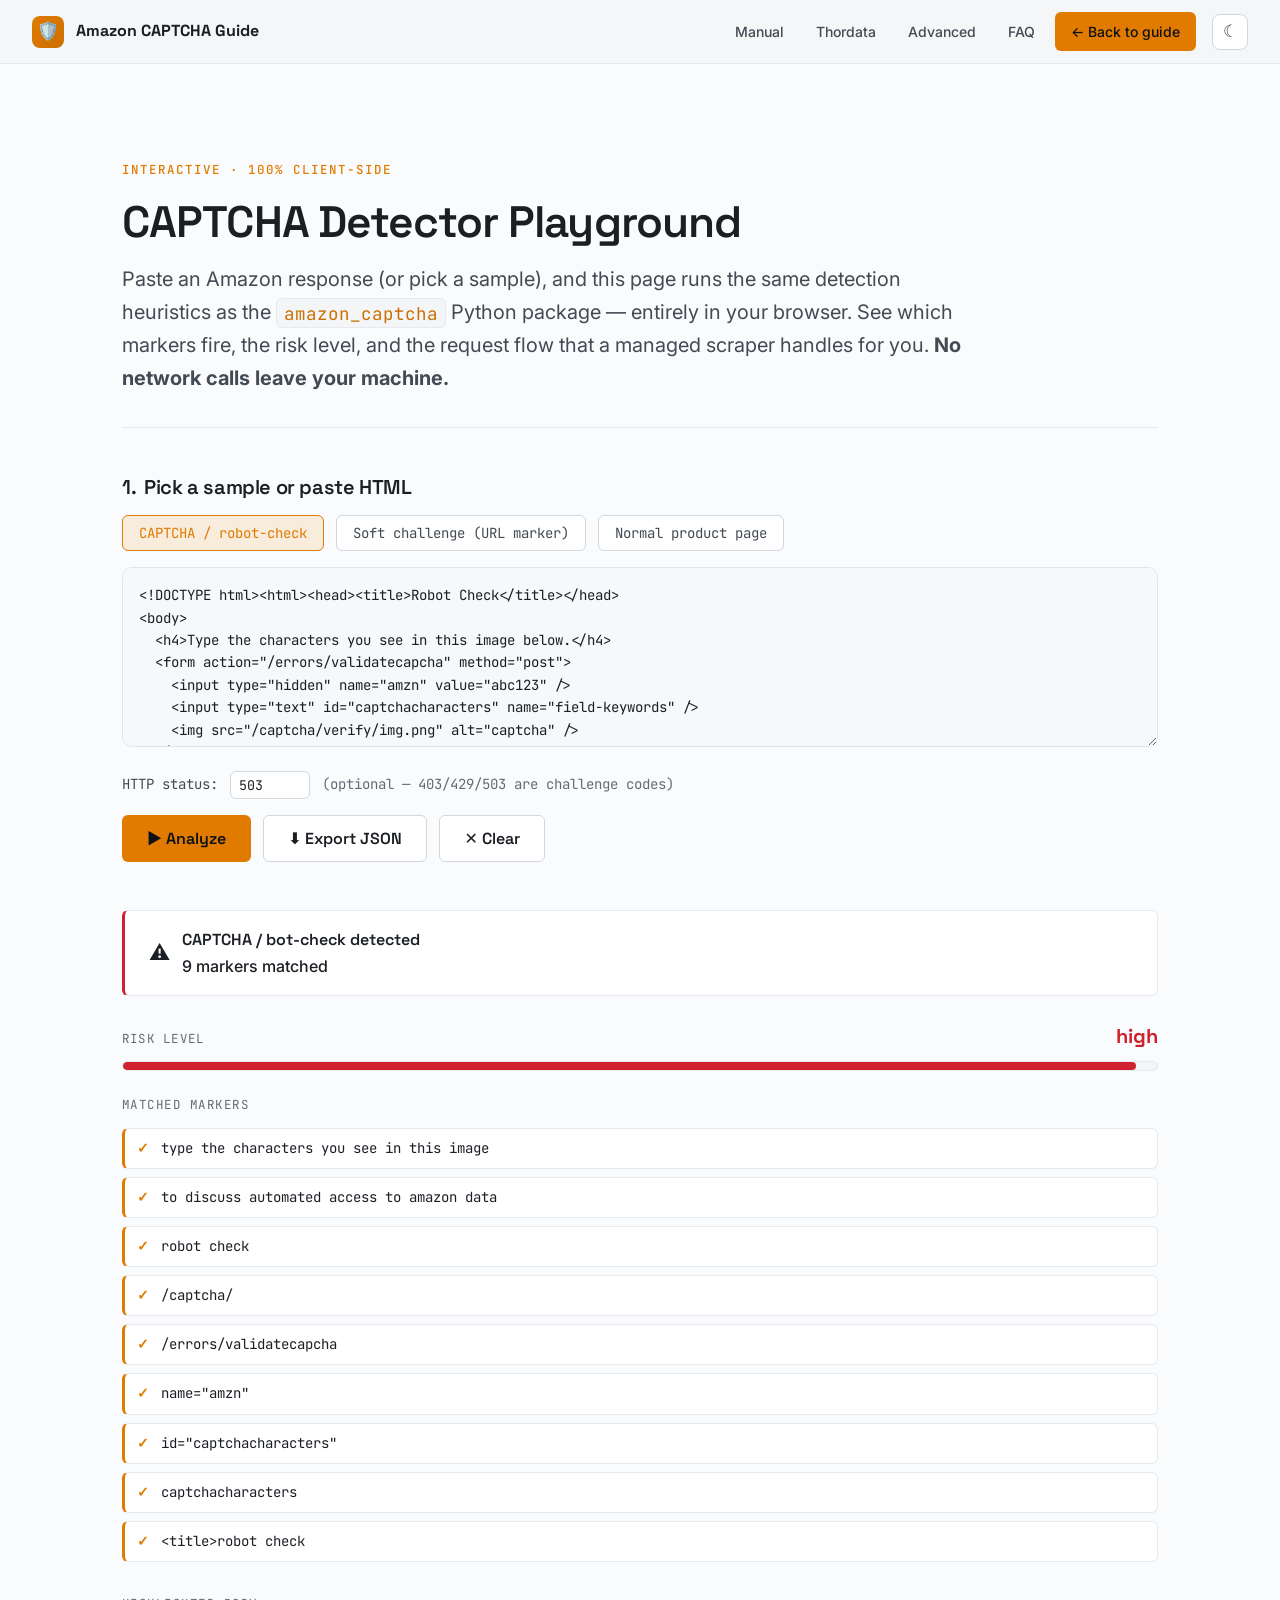
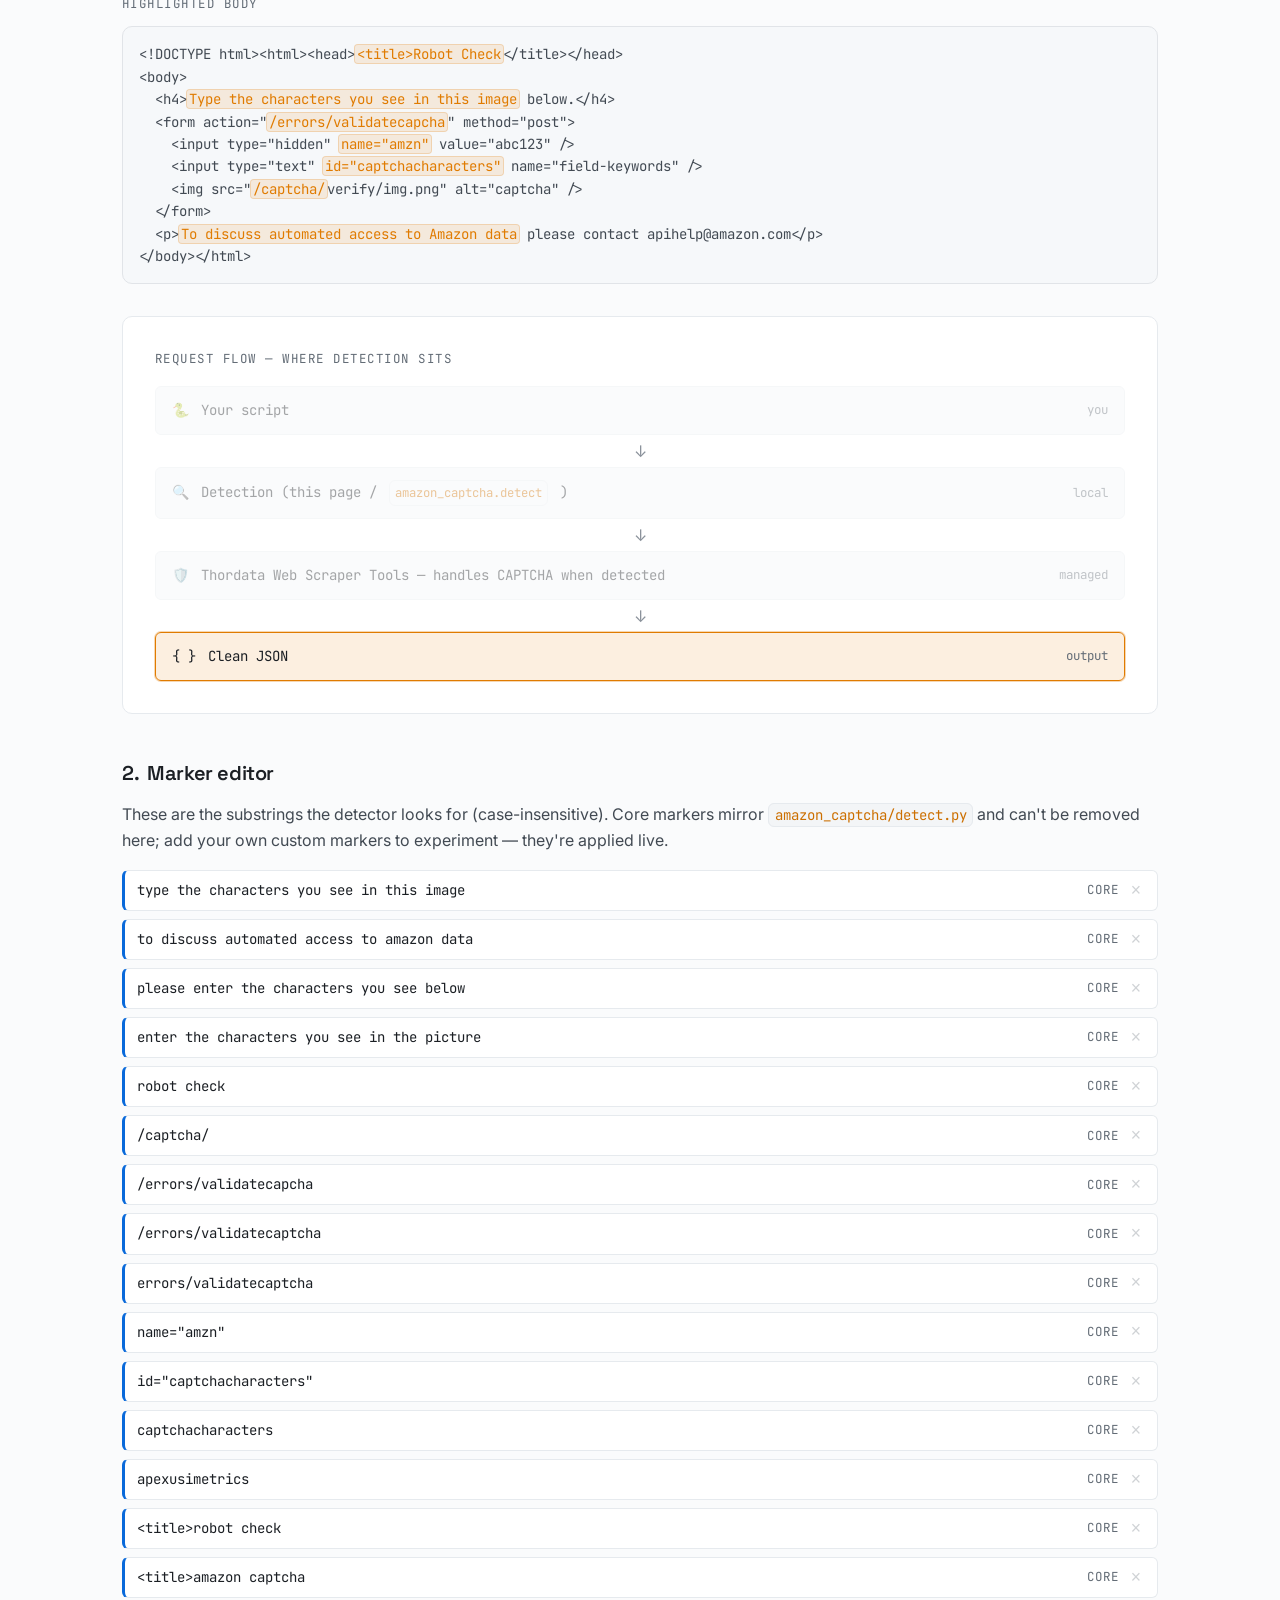
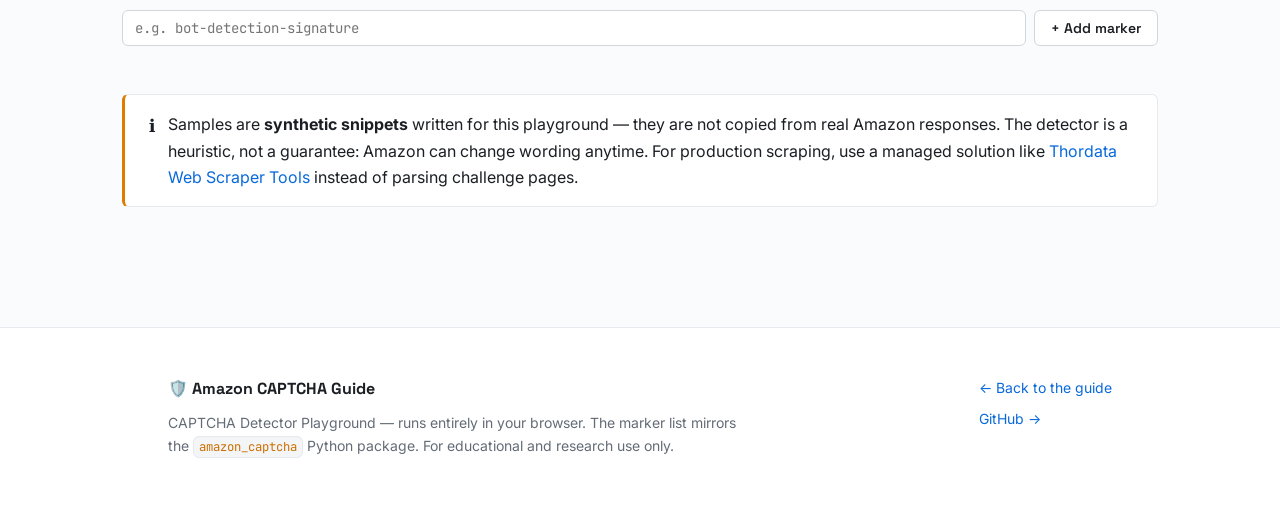
<file: docs/playground.html>
<!DOCTYPE html>
<html lang="en" data-theme="dark">
<head>
  <meta charset="utf-8">
  <meta name="viewport" content="width=device-width, initial-scale=1">
  <title>CAPTCHA Detector Playground — Amazon CAPTCHA Guide</title>
  <meta name="description" content="Interactive, fully client-side CAPTCHA detection playground. Paste HTML or pick a sample, see matched markers, risk level, and the request flow — no network calls.">
  <link rel="icon" href="data:image/svg+xml,%3Csvg xmlns='http://www.w3.org/2000/svg' viewBox='0 0 100 100'%3E%3Crect width='100' height='100' rx='22' fill='%23ff9900'/%3E%3Ctext x='50' y='72' font-size='52' text-anchor='middle' font-family='monospace' font-weight='bold' fill='%230d1117'%3E%3C/text%3E%3C/svg%3E">

  <link rel="preconnect" href="https://fonts.googleapis.com">
  <link rel="preconnect" href="https://fonts.gstatic.com" crossorigin>
  <link href="https://fonts.googleapis.com/css2?family=Inter:wght@400;500;600;700&family=Space+Grotesk:wght@500;600;700&family=JetBrains+Mono:wght@400;500;600&display=swap" rel="stylesheet">

  <link rel="stylesheet" href="assets/css/style.css">
  <link rel="stylesheet" href="assets/css/playground.css">
</head>
<body>

<!-- ============================ NAV ============================ -->
<nav class="nav">
  <a href="index.html" class="nav__brand">
    <span class="nav__logo">🛡️</span>
    <span>Amazon CAPTCHA Guide</span>
  </a>
  <button class="nav__menu-btn" aria-label="Menu">☰</button>
  <div class="nav__links">
    <a href="index.html#manual">Manual</a>
    <a href="index.html#thordata">Thordata</a>
    <a href="index.html#advanced">Advanced</a>
    <a href="index.html#faq">FAQ</a>
    <a href="index.html" class="nav__cta">← Back to guide</a>
  </div>
  <button class="theme-toggle" aria-label="Toggle theme">☀</button>
</nav>

<div class="pg-layout">

  <!-- HEADER -->
  <header class="pg-header">
    <p class="eyebrow">Interactive · 100% client-side</p>
    <h1>CAPTCHA <span class="accent">Detector</span> Playground</h1>
    <p class="hero__lede">
      Paste an Amazon response (or pick a sample), and this page runs the same detection
      heuristics as the <code>amazon_captcha</code> Python package — entirely in your browser.
      See which markers fire, the risk level, and the request flow that a managed scraper
      handles for you. <strong>No network calls leave your machine.</strong>
    </p>
  </header>

  <!-- INPUT -->
  <section class="pg-section">
    <h2 class="pg-section__title"><span>1.</span> Pick a sample or paste HTML</h2>

    <div class="pg-presets">
      <button class="preset-btn" data-preset="captcha">CAPTCHA / robot-check</button>
      <button class="preset-btn" data-preset="soft">Soft challenge (URL marker)</button>
      <button class="preset-btn" data-preset="clean">Normal product page</button>
    </div>

    <div class="pg-input-wrap">
      <textarea id="input" class="pg-input" spellcheck="false" placeholder="Paste Amazon HTML here, or pick a sample above..."></textarea>
    </div>

    <div class="pg-status-input">
      <label for="status">HTTP status:</label>
      <input id="status" type="number" inputmode="numeric" placeholder="503">
      <span style="color:var(--fg-2)">(optional — 403/429/503 are challenge codes)</span>
    </div>

    <div class="pg-actions">
      <button class="btn btn--primary" id="analyzeBtn">▶ Analyze</button>
      <button class="btn btn--ghost" id="exportBtn">⬇ Export JSON</button>
      <button class="btn btn--ghost" id="clearBtn">✕ Clear</button>
    </div>
  </section>

  <!-- VERDICT -->
  <div class="verdict" id="verdict">
    <span class="verdict__icon">○</span>
    <div>
      <div class="verdict__title">Run analysis to see the verdict</div>
      <div class="verdict__detail">No analysis yet.</div>
    </div>
  </div>

  <!-- RISK METER -->
  <section class="risk-meter">
    <div class="risk-meter__head">
      <span class="risk-meter__label">Risk level</span>
      <span class="risk-meter__value is-none" id="riskValue">none</span>
    </div>
    <div class="risk-bar">
      <div class="risk-bar__fill is-none" id="riskBar" style="width:6%"></div>
    </div>
  </section>

  <!-- MATCHED MARKERS -->
  <section class="matches" id="matches" style="display:none;">
    <p class="matches__title">Matched markers</p>
    <ul class="matches__list" id="matchesList"></ul>
  </section>

  <!-- HIGHLIGHTED PREVIEW -->
  <section class="preview-wrap">
    <p class="preview-wrap__title">Highlighted body</p>
    <div class="preview" id="preview"></div>
  </section>

  <!-- FLOW ANIMATION -->
  <section class="pg-flow">
    <p class="preview-wrap__title" style="margin-bottom:var(--space-4)">Request flow — where detection sits</p>
    <div class="pg-flow__nodes">
      <div class="pg-flow__node"><span>🐍</span> Your script <span class="tag">you</span></div>
      <div class="pg-flow__arrow">↓</div>
      <div class="pg-flow__node"><span>🔍</span> Detection (this page / <code>amazon_captcha.detect</code>) <span class="tag">local</span></div>
      <div class="pg-flow__arrow">↓</div>
      <div class="pg-flow__node"><span>🛡️</span> Thordata Web Scraper Tools — handles CAPTCHA when detected <span class="tag">managed</span></div>
      <div class="pg-flow__arrow">↓</div>
      <div class="pg-flow__node"><span>{ }</span> Clean JSON <span class="tag">output</span></div>
    </div>
  </section>

  <!-- MARKER EDITOR -->
  <section class="editor pg-section">
    <h2 class="pg-section__title"><span>2.</span> Marker editor</h2>
    <p style="color:var(--fg-1); margin-bottom:var(--space-4);">
      These are the substrings the detector looks for (case-insensitive). Core markers mirror
      <code>amazon_captcha/detect.py</code> and can't be removed here; add your own custom
      markers to experiment — they're applied live.
    </p>
    <ul class="editor__list" id="editorList"></ul>
    <div class="editor__add">
      <input id="newMarker" type="text" placeholder="e.g. bot-detection-signature" />
      <button class="btn btn--ghost btn--small" id="addMarkerBtn">+ Add marker</button>
    </div>
  </section>

  <!-- DISCLAIMER -->
  <div class="callout callout--accent">
    <span class="callout__icon">ℹ️</span>
    <div class="callout__body">
      <p>
        Samples are <strong>synthetic snippets</strong> written for this playground — they are not
        copied from real Amazon responses. The detector is a heuristic, not a guarantee: Amazon
        can change wording anytime. For production scraping, use a managed solution like
        <a href="index.html#thordata">Thordata Web Scraper Tools</a> instead of parsing challenge pages.
      </p>
    </div>
  </div>

</div>

<!-- FOOTER -->
<footer class="footer">
  <div class="footer__inner">
    <div>
      <p class="footer__brand">🛡️ Amazon CAPTCHA Guide</p>
      <p class="footer__legal">
        CAPTCHA Detector Playground — runs entirely in your browser. The marker list mirrors the
        <code>amazon_captcha</code> Python package. For educational and research use only.
      </p>
    </div>
    <div class="footer__links">
      <a href="index.html">← Back to the guide</a>
      <a href="https://github.com/Thordata/how-to-bypass-amazon-captcha-when-scraping">GitHub →</a>
    </div>
  </div>
</footer>

<div class="toast" id="toast"></div>
<button class="to-top" aria-label="Back to top">↑</button>

<script src="assets/js/main.js"></script>
<script src="assets/js/playground.js"></script>
</body>
</html>
</file>
<file: docs/assets/css/style.css>
/* =========================================================================
   amazon-captcha tutorial site — design system
   Subject: Amazon CAPTCHA detection & bypass tutorial (developer audience)
   Signature: terminal-inspired palette grounded in Amazon's navy + amber,
              with a live marker-highlighter as the one memorable element.
   ========================================================================= */

/* ---- Color tokens ------------------------------------------------------ */
:root {
  /* Surfaces — deep navy spectrum (Amazon's own #232F3E family) */
  --bg-0: #0d1117;          /* page background, deepest */
  --bg-1: #161b22;          /* card surface */
  --bg-2: #1c2433;          /* raised surface / nav */
  --bg-3: #232f3e;          /* Amazon navy, used for emphasis bands */

  /* Text */
  --fg-0: #e6edf3;          /* primary text */
  --fg-1: #b1bac4;          /* secondary text */
  --fg-2: #7d8590;          /* muted / captions */
  --fg-3: #4a5363;          /* faint */

  /* The single accent — Amazon amber #FF9900, tuned for dark surfaces */
  --accent: #ff9900;
  --accent-soft: #ffb84d;
  --accent-glow: rgba(255, 153, 0, 0.18);
  --accent-line: rgba(255, 153, 0, 0.35);

  /* Detection signal colors (used by the highlighter + risk meter) */
  --signal-match: #ff9900;
  --signal-warn: #f85149;
  --signal-ok: #3fb950;
  --signal-info: #58a6ff;

  /* Lines & borders */
  --border: #2d3748;
  --border-soft: #21262d;

  /* Code surface — slightly recessed */
  --code-bg: #0a0e14;
  --code-border: #1f2630;

  /* Layout */
  --nav-h: 64px;
  --sidebar-w: 280px;
  --content-max: 880px;
  --radius: 10px;
  --radius-sm: 6px;

  /* Shadows */
  --shadow-1: 0 1px 3px rgba(0, 0, 0, 0.4);
  --shadow-2: 0 8px 24px rgba(0, 0, 0, 0.45);
  --shadow-accent: 0 0 0 1px var(--accent-line), 0 8px 32px var(--accent-glow);

  /* Typography */
  --font-display: "Space Grotesk", "Inter", system-ui, -apple-system, sans-serif;
  --font-body: "Inter", system-ui, -apple-system, "Segoe UI", sans-serif;
  --font-mono: "JetBrains Mono", "Fira Code", "SF Mono", Menlo, Consolas, monospace;

  /* Type scale */
  --fs-300: 0.78rem;
  --fs-400: 0.875rem;
  --fs-500: 1rem;
  --fs-600: 1.25rem;
  --fs-700: 1.5625rem;
  --fs-800: 2.25rem;
  --fs-900: 3.25rem;
  --fs-hero: clamp(2.75rem, 6vw, 4.5rem);

  /* Spacing rhythm */
  --space-1: 0.25rem;
  --space-2: 0.5rem;
  --space-3: 0.75rem;
  --space-4: 1rem;
  --space-5: 1.5rem;
  --space-6: 2rem;
  --space-7: 3rem;
  --space-8: 4rem;
  --space-9: 6rem;
}

/* ---- Light theme override --------------------------------------------- */
[data-theme="light"] {
  --bg-0: #fafbfc;
  --bg-1: #ffffff;
  --bg-2: #f3f5f7;
  --bg-3: #eef1f4;

  --fg-0: #1b1f24;
  --fg-1: #424a53;
  --fg-2: #636c76;
  --fg-3: #8b929b;

  --accent: #e07b00;          /* slightly deeper amber for contrast on white */
  --accent-soft: #cc6f00;
  --accent-glow: rgba(224, 123, 0, 0.12);
  --accent-line: rgba(224, 123, 0, 0.3);

  --signal-match: #d97706;
  --signal-warn: #cf222e;
  --signal-ok: #1a7f37;
  --signal-info: #0969da;

  --border: #d0d7de;
  --border-soft: #e6eaee;

  --code-bg: #f6f8fa;
  --code-border: #e1e4e8;

  --shadow-1: 0 1px 3px rgba(0, 0, 0, 0.08);
  --shadow-2: 0 8px 24px rgba(0, 0, 0, 0.1);
}

/* ---- Reset ------------------------------------------------------------ */
*, *::before, *::after { box-sizing: border-box; }

html {
  scroll-behavior: smooth;
  scroll-padding-top: calc(var(--nav-h) + 1rem);
  -webkit-text-size-adjust: 100%;
}

body {
  margin: 0;
  font-family: var(--font-body);
  font-size: var(--fs-500);
  line-height: 1.65;
  color: var(--fg-0);
  background: var(--bg-0);
  -webkit-font-smoothing: antialiased;
  -moz-osx-font-smoothing: grayscale;
  transition: background 0.25s ease, color 0.25s ease;
}

a { color: var(--signal-info); text-decoration: none; }
a:hover { text-decoration: underline; }

/* ---- Typography ------------------------------------------------------- */
h1, h2, h3, h4 {
  font-family: var(--font-display);
  font-weight: 600;
  line-height: 1.15;
  letter-spacing: -0.02em;
  margin: 0 0 var(--space-4);
  color: var(--fg-0);
}

h2 { font-size: var(--fs-800); margin-top: var(--space-8); }
h3 { font-size: var(--fs-700); margin-top: var(--space-7); }
h4 { font-size: var(--fs-600); margin-top: var(--space-6); }

p { margin: 0 0 var(--space-4); }
ul, ol { margin: 0 0 var(--space-4); padding-left: 1.4em; }
li { margin-bottom: var(--space-2); }

code, pre, kbd, samp {
  font-family: var(--font-mono);
  font-feature-settings: "liga" 0;
}

code {
  font-size: 0.875em;
  padding: 0.15em 0.4em;
  background: var(--bg-2);
  border: 1px solid var(--border-soft);
  border-radius: var(--radius-sm);
  color: var(--accent-soft);
}

pre {
  margin: 0 0 var(--space-5);
  padding: 0;
  background: var(--code-bg);
  border: 1px solid var(--code-border);
  border-radius: var(--radius);
  overflow: hidden;
}

pre code {
  display: block;
  padding: var(--space-5);
  background: transparent;
  border: 0;
  color: var(--fg-0);
  font-size: var(--fs-400);
  line-height: 1.6;
  overflow-x: auto;
}

/* ---- Layout shell ----------------------------------------------------- */
.nav {
  position: sticky;
  top: 0;
  z-index: 50;
  height: var(--nav-h);
  display: flex;
  align-items: center;
  gap: var(--space-4);
  padding: 0 var(--space-6);
  background: color-mix(in srgb, var(--bg-2) 88%, transparent);
  backdrop-filter: blur(12px);
  border-bottom: 1px solid var(--border-soft);
}

.nav__brand {
  display: flex;
  align-items: center;
  gap: var(--space-3);
  font-family: var(--font-display);
  font-weight: 700;
  font-size: var(--fs-500);
  color: var(--fg-0);
  white-space: nowrap;
}

.nav__brand:hover { text-decoration: none; }

.nav__logo {
  width: 32px;
  height: 32px;
  display: grid;
  place-items: center;
  background: linear-gradient(135deg, var(--accent), var(--accent-soft));
  border-radius: 8px;
  color: #0d1117;
  font-size: 1.1rem;
}

.nav__links {
  display: flex;
  gap: var(--space-2);
  margin-left: auto;
  align-items: center;
}

.nav__links a {
  color: var(--fg-1);
  font-size: var(--fs-400);
  font-weight: 500;
  padding: var(--space-2) var(--space-3);
  border-radius: var(--radius-sm);
  transition: color 0.15s, background 0.15s;
}

.nav__links a:hover {
  color: var(--fg-0);
  background: var(--bg-3);
  text-decoration: none;
}

/* Theme toggle */
.theme-toggle {
  display: inline-grid;
  place-items: center;
  width: 36px;
  height: 36px;
  border: 1px solid var(--border);
  border-radius: 8px;
  background: var(--bg-1);
  color: var(--fg-1);
  cursor: pointer;
  font-size: 1.05rem;
  transition: border-color 0.15s, color 0.15s;
}
.theme-toggle:hover { border-color: var(--accent); color: var(--accent); }

.nav__cta {
  background: var(--accent);
  color: #0d1117 !important;
  font-weight: 600;
  padding: var(--space-2) var(--space-4) !important;
  border-radius: var(--radius-sm);
}
.nav__cta:hover { background: var(--accent-soft); text-decoration: none; }

.nav__menu-btn {
  display: none;
  background: none;
  border: 0;
  color: var(--fg-0);
  font-size: 1.4rem;
  cursor: pointer;
  padding: var(--space-2);
}

/* ---- Body grid: sidebar + content ------------------------------------ */
.layout {
  display: grid;
  grid-template-columns: var(--sidebar-w) minmax(0, 1fr);
  gap: var(--space-8);
  max-width: calc(var(--sidebar-w) + var(--content-max) + var(--space-8) + 2 * var(--space-6));
  margin: 0 auto;
  padding: var(--space-7) var(--space-6) var(--space-9);
}

/* ---- Sidebar TOC ------------------------------------------------------ */
.toc {
  position: sticky;
  top: calc(var(--nav-h) + var(--space-5));
  align-self: start;
  max-height: calc(100vh - var(--nav-h) - var(--space-6));
  overflow-y: auto;
  padding-right: var(--space-3);
}

.toc__label {
  font-family: var(--font-mono);
  font-size: var(--fs-300);
  text-transform: uppercase;
  letter-spacing: 0.12em;
  color: var(--fg-2);
  margin: 0 0 var(--space-3);
}

.toc ol {
  list-style: none;
  padding: 0;
  margin: 0;
}

.toc li {
  margin: 0;
}

.toc a {
  display: block;
  padding: var(--space-1) var(--space-3);
  font-size: var(--fs-400);
  color: var(--fg-1);
  border-left: 2px solid var(--border-soft);
  border-radius: 0;
  transition: color 0.15s, border-color 0.15s, background 0.15s;
}

.toc a:hover {
  color: var(--accent);
  background: var(--bg-1);
  text-decoration: none;
}

.toc a.is-active {
  color: var(--accent);
  border-left-color: var(--accent);
  font-weight: 500;
  background: var(--accent-glow);
}

.toc .toc__sub a {
  padding-left: var(--space-5);
  font-size: var(--fs-300);
  color: var(--fg-2);
}

/* ---- Content ---------------------------------------------------------- */
.content { min-width: 0; }

.eyebrow {
  font-family: var(--font-mono);
  font-size: var(--fs-300);
  text-transform: uppercase;
  letter-spacing: 0.16em;
  color: var(--accent);
  font-weight: 500;
}

/* ---- Hero ------------------------------------------------------------- */
.hero {
  padding: var(--space-8) 0 var(--space-7);
  border-bottom: 1px solid var(--border-soft);
  margin-bottom: var(--space-7);
}

.hero h1 {
  font-size: var(--fs-hero);
  font-weight: 700;
  line-height: 1.02;
  letter-spacing: -0.035em;
  margin: var(--space-3) 0 var(--space-4);
}

.hero h1 .accent { color: var(--accent); }

.hero__lede {
  font-size: var(--fs-600);
  color: var(--fg-1);
  max-width: 60ch;
  margin-bottom: var(--space-6);
}

.hero__cta-row {
  display: flex;
  gap: var(--space-3);
  flex-wrap: wrap;
  margin-bottom: var(--space-6);
}

.btn {
  display: inline-flex;
  align-items: center;
  gap: var(--space-2);
  font-family: var(--font-display);
  font-weight: 600;
  font-size: var(--fs-500);
  padding: var(--space-3) var(--space-5);
  border-radius: var(--radius-sm);
  border: 1px solid transparent;
  cursor: pointer;
  transition: transform 0.12s ease, box-shadow 0.15s ease, background 0.15s;
}

.btn--primary {
  background: var(--accent);
  color: #0d1117;
}
.btn--primary:hover {
  background: var(--accent-soft);
  box-shadow: var(--shadow-accent);
  text-decoration: none;
  transform: translateY(-1px);
}

.btn--ghost {
  background: var(--bg-1);
  color: var(--fg-0);
  border-color: var(--border);
}
.btn--ghost:hover {
  border-color: var(--accent);
  color: var(--accent);
  text-decoration: none;
}

/* Hero stats */
.hero__stats {
  display: flex;
  gap: var(--space-7);
  flex-wrap: wrap;
  margin-top: var(--space-6);
}

.stat {
  display: flex;
  flex-direction: column;
}

.stat__num {
  font-family: var(--font-display);
  font-size: var(--fs-700);
  font-weight: 700;
  color: var(--accent);
  line-height: 1;
}

.stat__label {
  font-family: var(--font-mono);
  font-size: var(--fs-300);
  color: var(--fg-2);
  text-transform: uppercase;
  letter-spacing: 0.1em;
  margin-top: var(--space-1);
}

/* ---- Callout ---------------------------------------------------------- */
.callout {
  display: flex;
  gap: var(--space-3);
  padding: var(--space-4) var(--space-5);
  background: var(--bg-1);
  border: 1px solid var(--border-soft);
  border-left: 3px solid var(--signal-info);
  border-radius: var(--radius-sm);
  margin: var(--space-5) 0;
}

.callout--warn { border-left-color: var(--signal-warn); }
.callout--ok { border-left-color: var(--signal-ok); }
.callout--accent { border-left-color: var(--accent); }

.callout__icon { font-size: 1.1rem; line-height: 1.65; }
.callout__body { flex: 1; }
.callout__body p:last-child { margin-bottom: 0; }
.callout__title {
  font-weight: 600;
  font-family: var(--font-display);
  margin-bottom: var(--space-1);
}

/* ---- Code block with copy button ------------------------------------- */
.code-block {
  position: relative;
  margin: 0 0 var(--space-5);
}

.code-block__bar {
  display: flex;
  align-items: center;
  justify-content: space-between;
  padding: var(--space-2) var(--space-4);
  background: var(--bg-2);
  border: 1px solid var(--code-border);
  border-bottom: 0;
  border-radius: var(--radius) var(--radius) 0 0;
  font-family: var(--font-mono);
  font-size: var(--fs-300);
  color: var(--fg-2);
}

.code-block__bar .dots {
  display: inline-flex;
  gap: 6px;
  margin-right: var(--space-3);
}
.code-block__bar .dots span {
  width: 11px; height: 11px; border-radius: 50%;
  background: var(--border);
}
.code-block__bar .dots span:nth-child(1) { background: #ff5f56; }
.code-block__bar .dots span:nth-child(2) { background: #ffbd2e; }
.code-block__bar .dots span:nth-child(3) { background: #27c93f; }

.code-block__lang { color: var(--fg-2); }
.code-block__copy {
  background: none;
  border: 1px solid var(--border);
  color: var(--fg-1);
  font-family: var(--font-mono);
  font-size: var(--fs-300);
  padding: 2px var(--space-2);
  border-radius: var(--radius-sm);
  cursor: pointer;
  transition: color 0.15s, border-color 0.15s;
}
.code-block__copy:hover { color: var(--accent); border-color: var(--accent); }
.code-block__copy.copied { color: var(--signal-ok); border-color: var(--signal-ok); }

.code-block pre {
  margin: 0;
  border-radius: 0 0 var(--radius) var(--radius);
  border: 1px solid var(--code-border);
}

/* ---- Comparison cards ------------------------------------------------- */
.compare {
  display: grid;
  grid-template-columns: repeat(2, 1fr);
  gap: var(--space-5);
  margin: var(--space-6) 0;
}

.compare__card {
  padding: var(--space-5);
  background: var(--bg-1);
  border: 1px solid var(--border-soft);
  border-radius: var(--radius);
  transition: border-color 0.15s, transform 0.15s;
}

.compare__card:hover { border-color: var(--border); transform: translateY(-2px); }

.compare__card--manual { border-top: 3px solid var(--signal-warn); }
.compare__card--managed { border-top: 3px solid var(--signal-ok); }

.compare__title {
  font-family: var(--font-display);
  font-size: var(--fs-600);
  font-weight: 600;
  margin: var(--space-1) 0 var(--space-4);
  display: flex;
  align-items: center;
  gap: var(--space-2);
}

.compare__list {
  list-style: none;
  padding: 0;
  margin: 0;
}

.compare__list li {
  display: flex;
  align-items: flex-start;
  gap: var(--space-2);
  padding: var(--space-2) 0;
  border-bottom: 1px dashed var(--border-soft);
  font-size: var(--fs-400);
}
.compare__list li:last-child { border-bottom: 0; }

.compare__list .icon {
  flex-shrink: 0;
  width: 20px;
  text-align: center;
  font-weight: 700;
}
.compare__list .icon--yes { color: var(--signal-ok); }
.compare__list .icon--no { color: var(--signal-warn); }

/* ---- Architecture flow (SVG/CSS) ------------------------------------- */
.flow {
  background: var(--bg-1);
  border: 1px solid var(--border-soft);
  border-radius: var(--radius);
  padding: var(--space-6);
  margin: var(--space-6) 0;
}

.flow__nodes {
  display: flex;
  flex-direction: column;
  align-items: stretch;
  gap: var(--space-2);
}

.flow__node {
  display: flex;
  align-items: center;
  gap: var(--space-3);
  padding: var(--space-3) var(--space-4);
  background: var(--bg-2);
  border: 1px solid var(--border-soft);
  border-radius: var(--radius-sm);
  font-family: var(--font-mono);
  font-size: var(--fs-400);
  transition: border-color 0.3s, box-shadow 0.3s;
}

.flow__node .tag {
  font-family: var(--font-mono);
  font-size: var(--fs-300);
  color: var(--fg-2);
  margin-left: auto;
}

.flow__node.is-scraper {
  border-left: 3px solid var(--accent);
  background: var(--accent-glow);
}

.flow__arrow {
  text-align: center;
  color: var(--fg-3);
  font-size: 1.1rem;
  line-height: 1;
}

/* ---- FAQ accordion ---------------------------------------------------- */
.faq { margin: var(--space-6) 0; }

.faq details {
  background: var(--bg-1);
  border: 1px solid var(--border-soft);
  border-radius: var(--radius-sm);
  margin-bottom: var(--space-3);
  overflow: hidden;
}

.faq summary {
  padding: var(--space-4) var(--space-5);
  font-family: var(--font-display);
  font-weight: 600;
  cursor: pointer;
  list-style: none;
  display: flex;
  align-items: center;
  justify-content: space-between;
  gap: var(--space-3);
  transition: background 0.15s;
}
.faq summary::-webkit-details-marker { display: none; }
.faq summary:hover { background: var(--bg-2); }
.faq summary::after {
  content: "+";
  font-size: 1.4rem;
  color: var(--accent);
  transition: transform 0.2s;
}
.faq details[open] summary::after { content: "\2212"; transform: rotate(0deg); }

.faq__answer {
  padding: 0 var(--space-5) var(--space-4);
  color: var(--fg-1);
}
.faq__answer p:last-child { margin-bottom: 0; }

/* ---- Section divider -------------------------------------------------- */
.section { scroll-margin-top: var(--nav-h); }

/* ---- Footer ----------------------------------------------------------- */
.footer {
  border-top: 1px solid var(--border-soft);
  background: var(--bg-1);
  padding: var(--space-7) var(--space-6) var(--space-6);
}

.footer__inner {
  max-width: calc(var(--content-max) + var(--space-8));
  margin: 0 auto;
  display: grid;
  grid-template-columns: 1fr auto;
  gap: var(--space-6);
  align-items: start;
}

.footer__brand {
  font-family: var(--font-display);
  font-weight: 700;
  margin-bottom: var(--space-2);
}

.footer__legal {
  font-size: var(--fs-400);
  color: var(--fg-2);
  max-width: 65ch;
}

.footer__links {
  display: flex;
  flex-direction: column;
  gap: var(--space-2);
  font-size: var(--fs-400);
}

/* Back to top */
.to-top {
  position: fixed;
  right: var(--space-5);
  bottom: var(--space-5);
  width: 44px;
  height: 44px;
  display: grid;
  place-items: center;
  background: var(--bg-2);
  border: 1px solid var(--border);
  border-radius: 50%;
  color: var(--fg-1);
  cursor: pointer;
  opacity: 0;
  pointer-events: none;
  transition: opacity 0.2s, transform 0.2s, color 0.15s, border-color 0.15s;
  z-index: 40;
}
.to-top.is-visible { opacity: 1; pointer-events: auto; }
.to-top:hover { color: var(--accent); border-color: var(--accent); transform: translateY(-2px); }

/* ---- Tables ----------------------------------------------------------- */
table {
  width: 100%;
  border-collapse: collapse;
  margin: var(--space-5) 0;
  font-size: var(--fs-400);
  background: var(--bg-1);
  border: 1px solid var(--border-soft);
  border-radius: var(--radius-sm);
  overflow: hidden;
}

th, td {
  padding: var(--space-3) var(--space-4);
  text-align: left;
  border-bottom: 1px solid var(--border-soft);
}

th {
  background: var(--bg-2);
  font-family: var(--font-display);
  font-weight: 600;
  color: var(--fg-0);
}

tr:last-child td { border-bottom: 0; }

/* ---- Responsive -------------------------------------------------------- */
@media (max-width: 960px) {
  .layout { grid-template-columns: 1fr; padding: var(--space-5) var(--space-4) var(--space-8); }
  .toc {
    position: static;
    max-height: none;
    margin-bottom: var(--space-6);
    border-bottom: 1px solid var(--border-soft);
    padding-bottom: var(--space-5);
  }
  .nav__links { display: none; }
  .nav__menu-btn { display: block; margin-left: auto; }
  .nav__cta { display: none; }
  .compare { grid-template-columns: 1fr; }
  .hero { padding: var(--space-6) 0; }
  .hero h1 { font-size: clamp(2rem, 9vw, 2.75rem); }
  .footer__inner { grid-template-columns: 1fr; }
}

/* Mobile menu open state */
.nav__links.is-open {
  display: flex;
  position: absolute;
  top: var(--nav-h);
  left: 0;
  right: 0;
  flex-direction: column;
  background: var(--bg-2);
  border-bottom: 1px solid var(--border-soft);
  padding: var(--space-3);
  gap: var(--space-1);
}

/* ---- Motion preferences ------------------------------------------------ */
@media (prefers-reduced-motion: reduce) {
  *, *::before, *::after {
    scroll-behavior: auto !important;
    transition: none !important;
    animation: none !important;
  }
}

/* ---- Reveal on scroll -------------------------------------------------- */
.reveal {
  opacity: 0;
  transform: translateY(12px);
  transition: opacity 0.5s ease, transform 0.5s ease;
}
.reveal.is-in { opacity: 1; transform: none; }

/* ---- Focus visibility -------------------------------------------------- */
:focus-visible {
  outline: 2px solid var(--accent);
  outline-offset: 2px;
  border-radius: var(--radius-sm);
}
</file>
<file: docs/assets/css/playground.css>
/* =========================================================================
   CAPTCHA Playground — styles.
   Extends the shared design system in style.css. Loaded after it.
   ========================================================================= */

.pg-layout {
  max-width: 1100px;
  margin: 0 auto;
  padding: var(--space-7) var(--space-6) var(--space-9);
}

.pg-header {
  padding: var(--space-7) 0 var(--space-6);
  border-bottom: 1px solid var(--border-soft);
  margin-bottom: var(--space-7);
}

.pg-header h1 {
  font-size: clamp(2rem, 5vw, 2.75rem);
  margin: var(--space-3) 0 var(--space-4);
}

.pg-header .hero__lede {
  max-width: 65ch;
  margin-bottom: 0;
}

/* ---- Preset selector ----------------------------------------------- */
.pg-section { margin-bottom: var(--space-7); }

.pg-section__title {
  font-family: var(--font-display);
  font-size: var(--fs-600);
  font-weight: 600;
  margin: 0 0 var(--space-4);
  display: flex;
  align-items: center;
  gap: var(--space-2);
}

.pg-presets {
  display: flex;
  gap: var(--space-3);
  flex-wrap: wrap;
  margin-bottom: var(--space-4);
}

.preset-btn {
  font-family: var(--font-mono);
  font-size: var(--fs-400);
  padding: var(--space-2) var(--space-4);
  background: var(--bg-1);
  border: 1px solid var(--border);
  border-radius: var(--radius-sm);
  color: var(--fg-1);
  cursor: pointer;
  transition: border-color 0.15s, color 0.15s, background 0.15s;
}
.preset-btn:hover { border-color: var(--accent); color: var(--accent); }
.preset-btn.is-active {
  background: var(--accent-glow);
  border-color: var(--accent);
  color: var(--accent);
}

/* ---- Input area ---------------------------------------------------- */
.pg-input-wrap {
  position: relative;
  margin-bottom: var(--space-4);
}

.pg-input {
  width: 100%;
  min-height: 180px;
  padding: var(--space-4);
  font-family: var(--font-mono);
  font-size: var(--fs-400);
  line-height: 1.6;
  background: var(--code-bg);
  color: var(--fg-0);
  border: 1px solid var(--code-border);
  border-radius: var(--radius);
  resize: vertical;
  outline: none;
  transition: border-color 0.15s, box-shadow 0.15s;
}
.pg-input:focus {
  border-color: var(--accent);
  box-shadow: 0 0 0 3px var(--accent-glow);
}

.pg-status-input {
  display: flex;
  align-items: center;
  gap: var(--space-3);
  margin-bottom: var(--space-4);
  font-family: var(--font-mono);
  font-size: var(--fs-400);
}
.pg-status-input label { color: var(--fg-1); }
.pg-status-input input {
  width: 80px;
  padding: var(--space-1) var(--space-2);
  font-family: var(--font-mono);
  background: var(--bg-1);
  color: var(--fg-0);
  border: 1px solid var(--border);
  border-radius: var(--radius-sm);
}
.pg-status-input input:focus { border-color: var(--accent); outline: none; }

/* ---- Action buttons ------------------------------------------------ */
.pg-actions {
  display: flex;
  gap: var(--space-3);
  flex-wrap: wrap;
  align-items: center;
  margin-bottom: var(--space-6);
}

/* ---- Risk meter ---------------------------------------------------- */
.risk-meter {
  margin-bottom: var(--space-5);
}

.risk-meter__head {
  display: flex;
  justify-content: space-between;
  align-items: baseline;
  margin-bottom: var(--space-2);
  font-family: var(--font-mono);
  font-size: var(--fs-400);
}

.risk-meter__label { color: var(--fg-2); text-transform: uppercase; letter-spacing: 0.1em; font-size: var(--fs-300); }
.risk-meter__value { font-family: var(--font-display); font-weight: 700; font-size: var(--fs-600); }
.risk-meter__value.is-high { color: var(--signal-warn); }
.risk-meter__value.is-medium { color: var(--accent); }
.risk-meter__value.is-low { color: var(--signal-info); }
.risk-meter__value.is-none { color: var(--signal-ok); }

.risk-bar {
  height: 10px;
  background: var(--bg-2);
  border: 1px solid var(--border-soft);
  border-radius: 999px;
  overflow: hidden;
}
.risk-bar__fill {
  height: 100%;
  width: 0%;
  border-radius: 999px;
  transition: width 0.5s cubic-bezier(0.2, 0.8, 0.2, 1), background 0.3s;
  background: var(--signal-ok);
}
.risk-bar__fill.is-high { background: var(--signal-warn); }
.risk-bar__fill.is-medium { background: var(--accent); }
.risk-bar__fill.is-low { background: var(--signal-info); }
.risk-bar__fill.is-none { background: var(--signal-ok); }

/* ---- Verdict banner ------------------------------------------------ */
.verdict {
  display: flex;
  align-items: center;
  gap: var(--space-3);
  padding: var(--space-4) var(--space-5);
  border-radius: var(--radius-sm);
  border: 1px solid var(--border-soft);
  background: var(--bg-1);
  margin-bottom: var(--space-5);
  font-weight: 500;
  opacity: 0;
  transform: translateY(4px);
  transition: opacity 0.3s, transform 0.3s;
}
.verdict.is-shown { opacity: 1; transform: none; }
.verdict.is-captcha { border-left: 3px solid var(--signal-warn); }
.verdict.is-clean { border-left: 3px solid var(--signal-ok); }
.verdict__icon { font-size: 1.3rem; }
.verdict__title { font-family: var(--font-display); font-weight: 600; }

/* ---- Matched markers list ----------------------------------------- */
.matches {
  margin-bottom: var(--space-6);
}

.matches__title {
  font-family: var(--font-mono);
  font-size: var(--fs-300);
  text-transform: uppercase;
  letter-spacing: 0.12em;
  color: var(--fg-2);
  margin: 0 0 var(--space-3);
}

.matches__list { list-style: none; padding: 0; margin: 0; }

.matches__item {
  display: flex;
  align-items: center;
  gap: var(--space-3);
  padding: var(--space-2) var(--space-3);
  background: var(--bg-1);
  border: 1px solid var(--border-soft);
  border-left: 3px solid var(--accent);
  border-radius: var(--radius-sm);
  margin-bottom: var(--space-2);
  font-family: var(--font-mono);
  font-size: var(--fs-400);
  color: var(--fg-0);
  animation: markerIn 0.3s ease both;
}

.matches__item .check { color: var(--accent); font-weight: 700; }
.matches__item .marker-text { flex: 1; word-break: break-all; }

.matches__empty {
  color: var(--fg-2);
  font-family: var(--font-mono);
  font-size: var(--fs-400);
  padding: var(--space-3);
}

@keyframes markerIn {
  from { opacity: 0; transform: translateX(-8px); }
  to { opacity: 1; transform: none; }
}

/* ---- Highlighted preview ------------------------------------------ */
.preview-wrap { margin-bottom: var(--space-6); }

.preview-wrap__title {
  font-family: var(--font-mono);
  font-size: var(--fs-300);
  text-transform: uppercase;
  letter-spacing: 0.12em;
  color: var(--fg-2);
  margin: 0 0 var(--space-3);
}

.preview {
  padding: var(--space-4);
  background: var(--code-bg);
  border: 1px solid var(--code-border);
  border-radius: var(--radius);
  font-family: var(--font-mono);
  font-size: var(--fs-400);
  line-height: 1.6;
  max-height: 320px;
  overflow: auto;
  white-space: pre-wrap;
  word-break: break-word;
  color: var(--fg-1);
}

.preview mark {
  background: var(--accent-glow);
  color: var(--accent);
  border-radius: 3px;
  padding: 0 2px;
  box-shadow: 0 0 0 1px var(--accent-line);
}

/* ---- Flow animation ------------------------------------------------ */
.pg-flow {
  background: var(--bg-1);
  border: 1px solid var(--border-soft);
  border-radius: var(--radius);
  padding: var(--space-6);
  margin-bottom: var(--space-7);
}

.pg-flow__nodes {
  display: flex;
  flex-direction: column;
  gap: var(--space-2);
}

.pg-flow__node {
  display: flex;
  align-items: center;
  gap: var(--space-3);
  padding: var(--space-3) var(--space-4);
  background: var(--bg-2);
  border: 1px solid var(--border-soft);
  border-radius: var(--radius-sm);
  font-family: var(--font-mono);
  font-size: var(--fs-400);
  opacity: 0.4;
  transition: opacity 0.3s, border-color 0.3s, box-shadow 0.3s, background 0.3s;
}
.pg-flow__node.is-active {
  opacity: 1;
  border-color: var(--accent);
  background: var(--accent-glow);
  box-shadow: 0 0 0 1px var(--accent-line);
}
.pg-flow__node .tag {
  margin-left: auto;
  color: var(--fg-2);
  font-size: var(--fs-300);
}
.pg-flow__arrow {
  text-align: center;
  color: var(--fg-3);
  line-height: 1;
}

/* ---- Marker editor ------------------------------------------------- */
.editor { margin-bottom: var(--space-7); }

.editor__list { list-style: none; padding: 0; margin: 0 0 var(--space-3); }

.editor__item {
  display: flex;
  align-items: center;
  gap: var(--space-2);
  padding: var(--space-2) var(--space-3);
  background: var(--bg-1);
  border: 1px solid var(--border-soft);
  border-radius: var(--radius-sm);
  margin-bottom: var(--space-2);
}
.editor__item.is-core { border-left: 3px solid var(--signal-info); }
.editor__item.is-custom { border-left: 3px solid var(--accent); }

.editor__marker {
  flex: 1;
  font-family: var(--font-mono);
  font-size: var(--fs-400);
  color: var(--fg-0);
  word-break: break-all;
}

.editor__badge {
  font-family: var(--font-mono);
  font-size: var(--fs-300);
  color: var(--fg-2);
  text-transform: uppercase;
  letter-spacing: 0.08em;
}

.editor__remove {
  background: none;
  border: 0;
  color: var(--fg-2);
  cursor: pointer;
  font-size: 1.1rem;
  padding: 0 var(--space-1);
  line-height: 1;
}
.editor__remove:hover { color: var(--signal-warn); }
.editor__remove:disabled { opacity: 0.3; cursor: not-allowed; }

.editor__add {
  display: flex;
  gap: var(--space-2);
}
.editor__add input {
  flex: 1;
  padding: var(--space-2) var(--space-3);
  font-family: var(--font-mono);
  font-size: var(--fs-400);
  background: var(--bg-1);
  color: var(--fg-0);
  border: 1px solid var(--border);
  border-radius: var(--radius-sm);
}
.editor__add input:focus { border-color: var(--accent); outline: none; }

.btn--small { font-size: var(--fs-400); padding: var(--space-2) var(--space-4); }

/* ---- Toast --------------------------------------------------------- */
.toast {
  position: fixed;
  bottom: var(--space-6);
  left: 50%;
  transform: translateX(-50%) translateY(20px);
  padding: var(--space-3) var(--space-5);
  background: var(--bg-2);
  border: 1px solid var(--border);
  border-radius: var(--radius-sm);
  color: var(--fg-0);
  font-size: var(--fs-400);
  box-shadow: var(--shadow-2);
  opacity: 0;
  pointer-events: none;
  transition: opacity 0.25s, transform 0.25s;
  z-index: 100;
}
.toast.is-shown { opacity: 1; transform: translateX(-50%) translateY(0); }

/* ---- Responsive ---------------------------------------------------- */
@media (max-width: 640px) {
  .pg-layout { padding: var(--space-5) var(--space-4) var(--space-8); }
  .pg-actions { flex-direction: column; align-items: stretch; }
  .pg-actions .btn { justify-content: center; }
}
</file>
